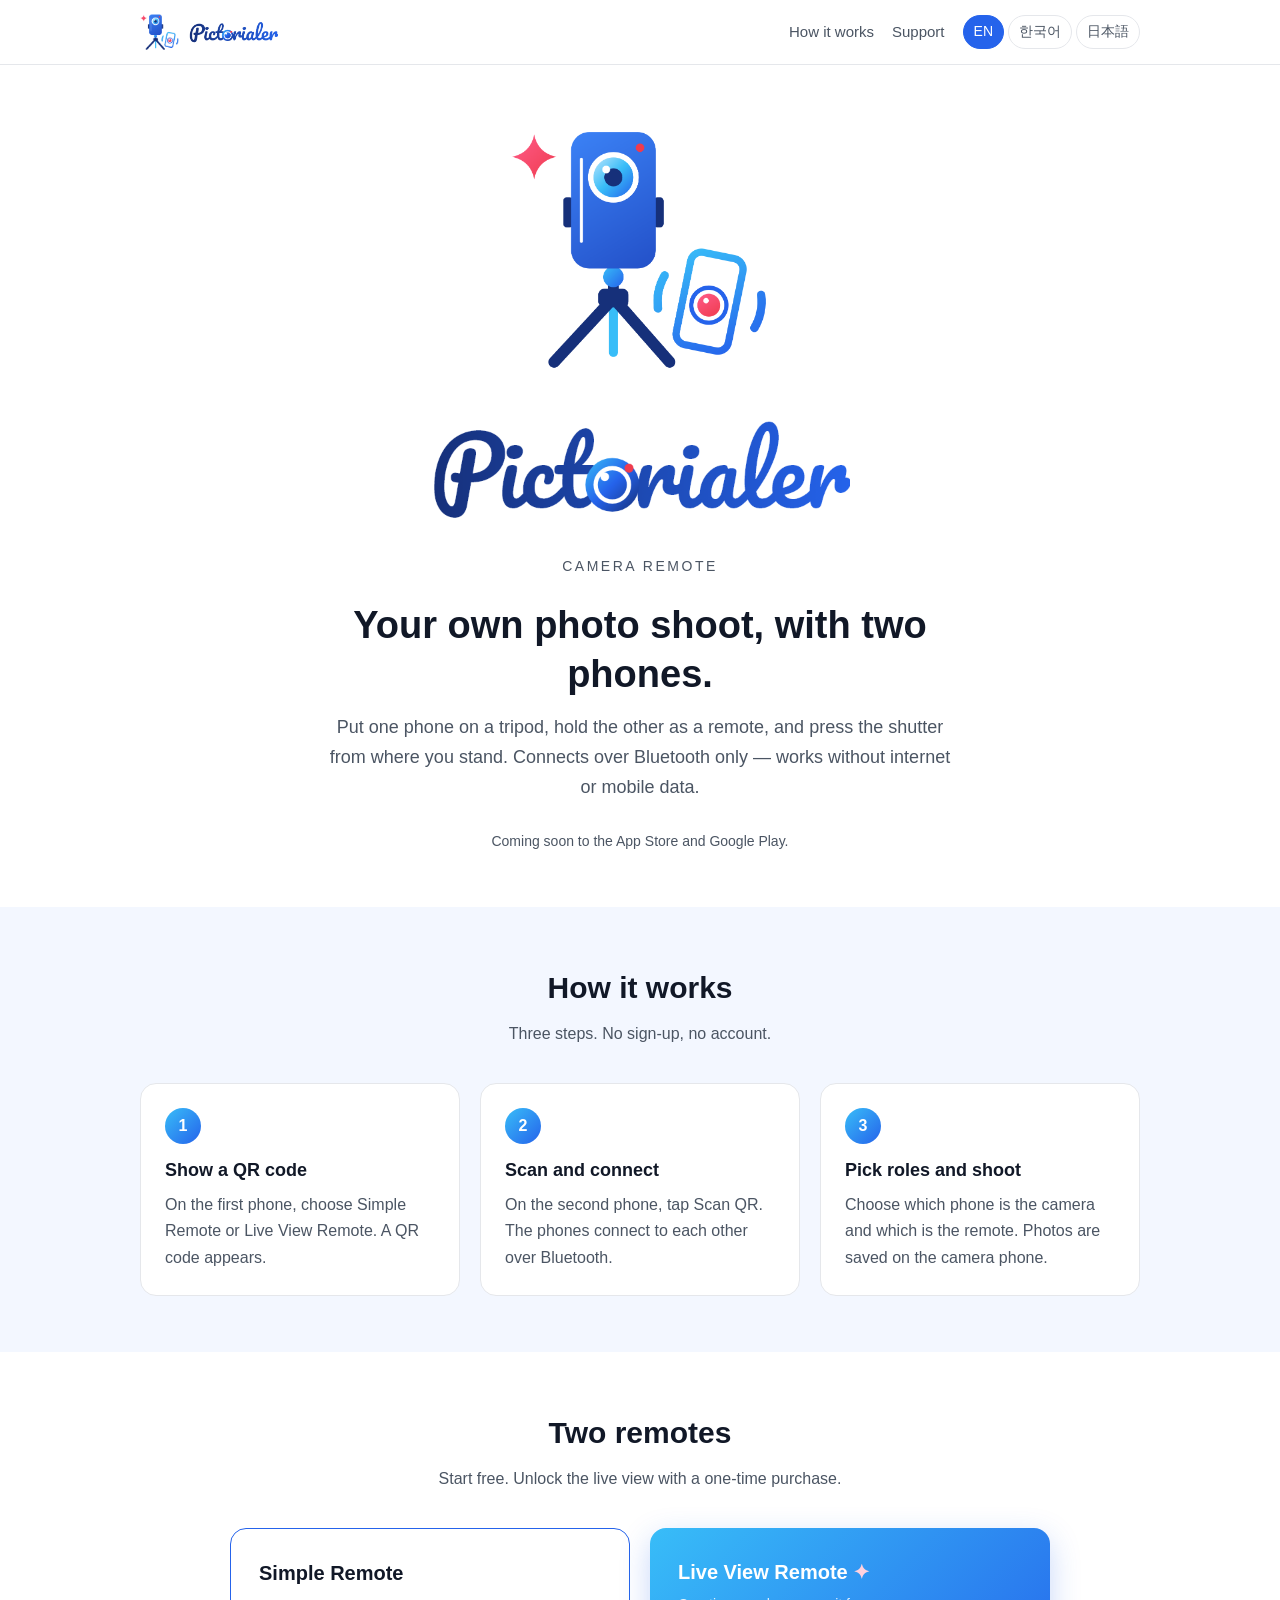
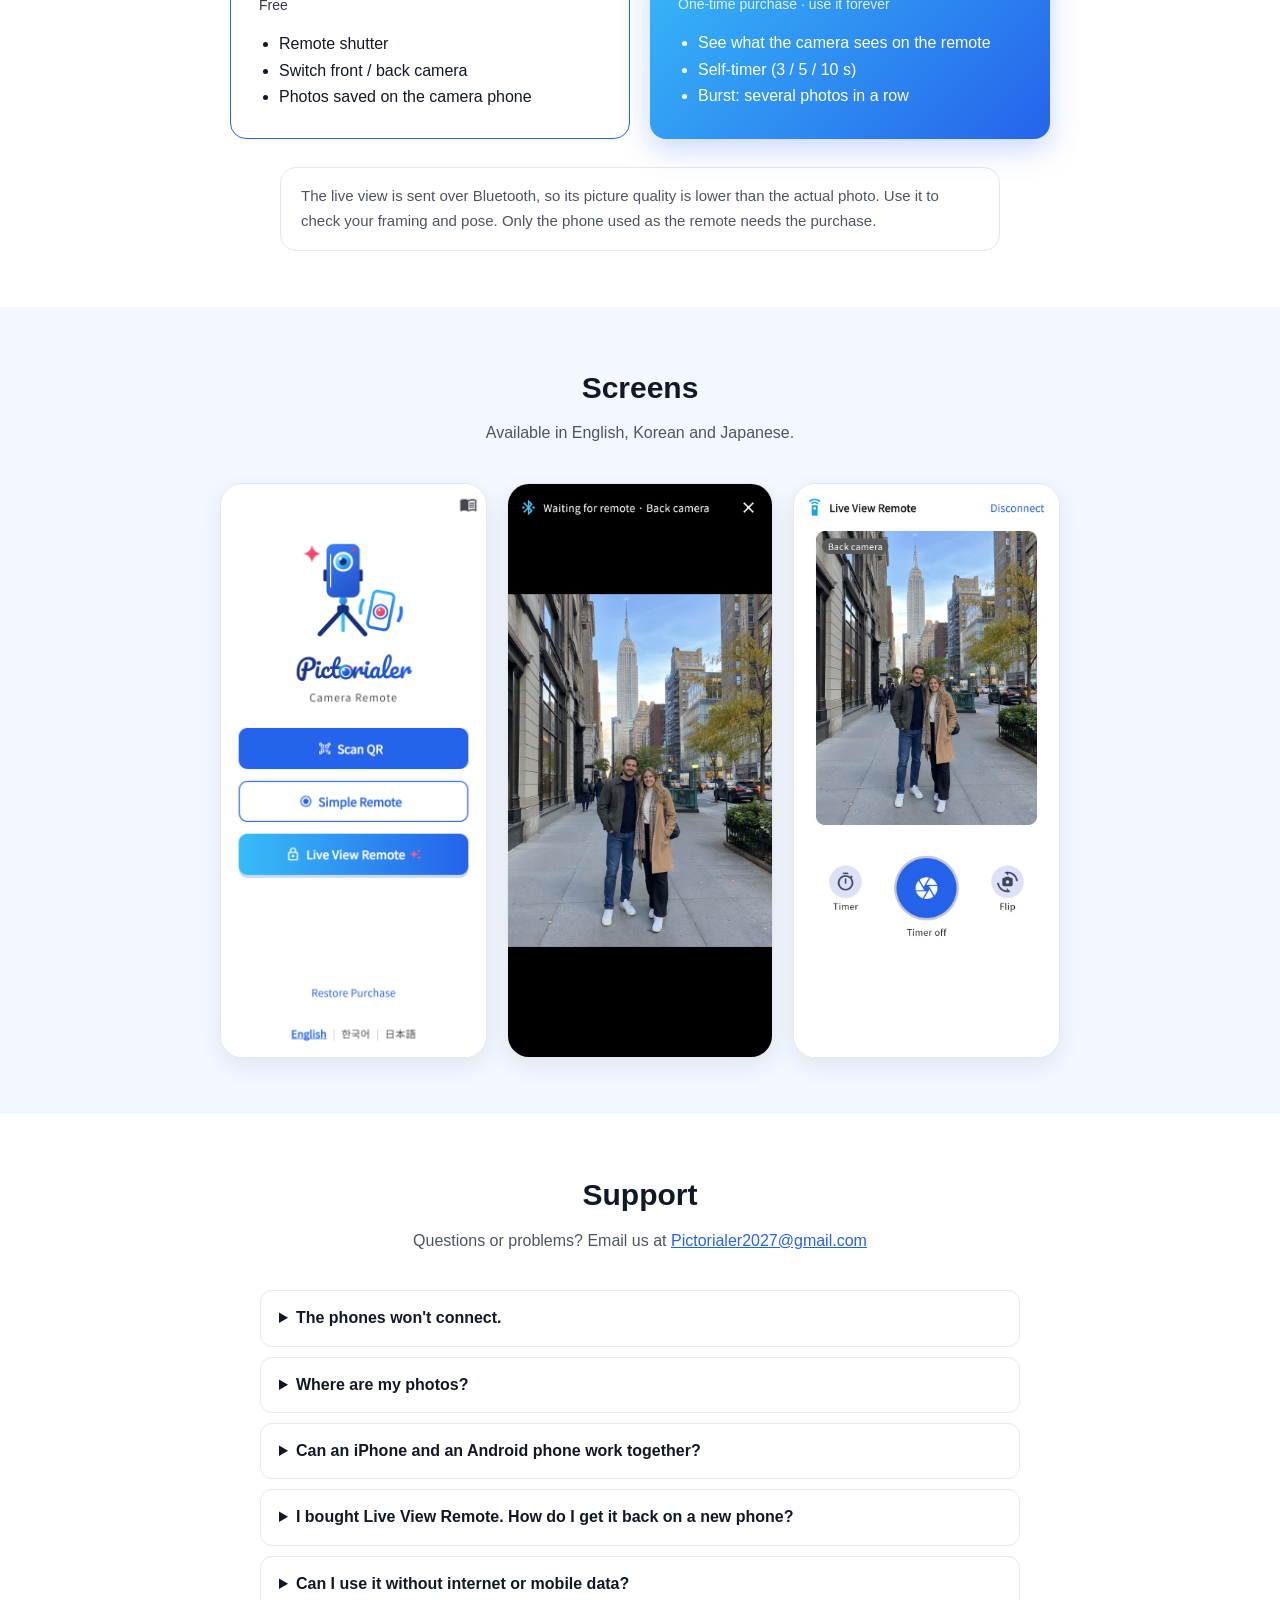
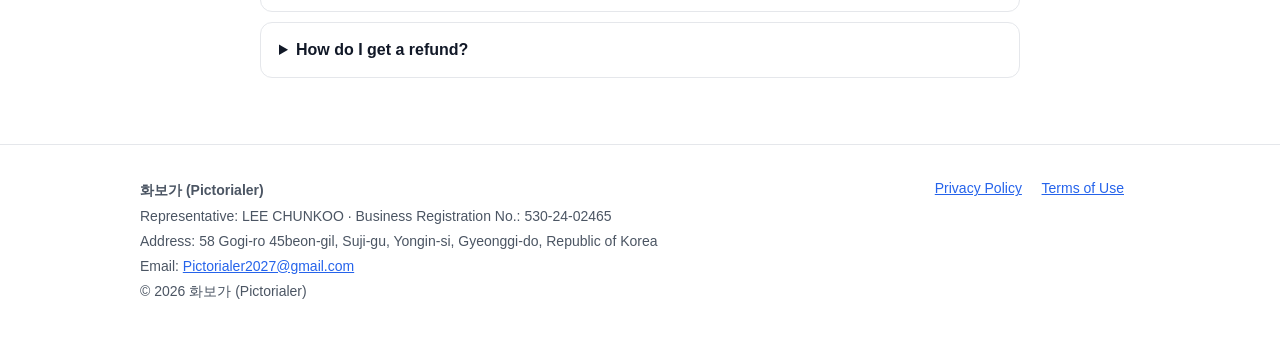
<file: index.html>
<!doctype html>
<html lang="en">
<head>
  <meta charset="utf-8">
  <meta name="viewport" content="width=device-width, initial-scale=1">
  <title>Pictorialer — Camera Remote</title>
  <meta name="description" content="Pictorialer turns a second phone into a Bluetooth camera remote. Take your own pictorial photos with a tripod — works without internet or mobile data.">
  <link rel="icon" href="assets/img/icon.png">
  <link rel="stylesheet" href="assets/style.css">
  <script src="assets/site.js"></script>
</head>
<body>

<header class="top">
  <div class="wrap">
    <a class="brand" href="./">
      <img class="icon" src="assets/img/art.png" alt="">
      <img class="word" src="assets/img/wordmark.png" alt="Pictorialer">
    </a>
    <nav class="links">
      <a class="hide-sm" href="#how"><span data-l="en">How it works</span><span data-l="ko">사용 방법</span><span data-l="ja">使い方</span></a>
      <a class="hide-sm" href="#support"><span data-l="en">Support</span><span data-l="ko">고객 지원</span><span data-l="ja">サポート</span></a>
      <div class="lang" role="group" aria-label="Language">
        <button type="button" data-set="en">EN</button>
        <button type="button" data-set="ko">한국어</button>
        <button type="button" data-set="ja">日本語</button>
      </div>
    </nav>
  </div>
</header>

<main>
  <!-- 첫 화면 -->
  <div class="hero wrap">
    <img class="art" src="assets/img/art.png" alt="">
    <img class="word" src="assets/img/wordmark.png" alt="Pictorialer">
    <p class="tagline">Camera Remote</p>
    <h1>
      <span data-l="en">Your own photo shoot, with two phones.</span>
      <span data-l="ko">폰 두 대로 완성하는 나만의 화보 촬영</span>
      <span data-l="ja">スマホ2台で、自分だけのフォト撮影。</span>
    </h1>
    <p class="lead">
      <span data-l="en">Put one phone on a tripod, hold the other as a remote, and press the shutter from where you stand. Connects over Bluetooth only — works without internet or mobile data.</span>
      <span data-l="ko">한 대는 삼각대에, 한 대는 손에 들고 원하는 자리에서 셔터를 누르세요. 두 폰은 블루투스로만 연결되어, 인터넷이나 데이터 없이도 사용할 수 있습니다.</span>
      <span data-l="ja">1台を三脚に、もう1台をリモコンにして、好きな場所からシャッターを押すだけ。Bluetoothだけで接続するので、インターネットやモバイルデータがなくても使えます。</span>
    </p>
    <!-- 출시 후: Apple·Google 공식 배지 이미지와 스토어 링크로 교체 -->
    <p class="soon">
      <span data-l="en">Coming soon to the App Store and Google Play.</span>
      <span data-l="ko">App Store와 Google Play에 곧 출시됩니다.</span>
      <span data-l="ja">App StoreとGoogle Playで近日公開予定です。</span>
    </p>
  </div>

  <!-- 사용 방법 -->
  <section id="how" class="alt">
    <div class="wrap">
      <h2>
        <span data-l="en">How it works</span><span data-l="ko">사용 방법</span><span data-l="ja">使い方</span>
      </h2>
      <p class="sub">
        <span data-l="en">Three steps. No sign-up, no account.</span>
        <span data-l="ko">세 단계면 끝. 회원가입도, 계정도 필요 없습니다.</span>
        <span data-l="ja">3ステップだけ。会員登録もアカウントも不要です。</span>
      </p>
      <div class="grid3">
        <div class="card">
          <div class="num">1</div>
          <h3><span data-l="en">Show a QR code</span><span data-l="ko">QR 코드 띄우기</span><span data-l="ja">QRコードを表示</span></h3>
          <p>
            <span data-l="en">On the first phone, choose Simple Remote or Live View Remote. A QR code appears.</span>
            <span data-l="ko">첫 번째 폰에서 일반 리모컨 또는 라이브 리모컨을 누르면 QR 코드가 나타납니다.</span>
            <span data-l="ja">1台目でシンプルリモコンかライブリモコンを選ぶと、QRコードが表示されます。</span>
          </p>
        </div>
        <div class="card">
          <div class="num">2</div>
          <h3><span data-l="en">Scan and connect</span><span data-l="ko">스캔하고 연결</span><span data-l="ja">読み取って接続</span></h3>
          <p>
            <span data-l="en">On the second phone, tap Scan QR. The phones connect to each other over Bluetooth.</span>
            <span data-l="ko">두 번째 폰에서 QR 스캔을 누르면 두 폰이 블루투스로 연결됩니다.</span>
            <span data-l="ja">2台目で「QRを読み取る」をタップすると、Bluetoothで接続されます。</span>
          </p>
        </div>
        <div class="card">
          <div class="num">3</div>
          <h3><span data-l="en">Pick roles and shoot</span><span data-l="ko">역할 정하고 촬영</span><span data-l="ja">役割を決めて撮影</span></h3>
          <p>
            <span data-l="en">Choose which phone is the camera and which is the remote. Photos are saved on the camera phone.</span>
            <span data-l="ko">카메라 폰과 리모컨 폰을 정하고 촬영하세요. 사진은 카메라 폰에 저장됩니다.</span>
            <span data-l="ja">カメラ役とリモコン役を決めて撮影。写真はカメラ側のスマホに保存されます。</span>
          </p>
        </div>
      </div>
    </div>
  </section>

  <!-- 두 가지 리모컨 -->
  <section>
    <div class="wrap">
      <h2><span data-l="en">Two remotes</span><span data-l="ko">두 가지 리모컨</span><span data-l="ja">2つのリモコン</span></h2>
      <p class="sub">
        <span data-l="en">Start free. Unlock the live view with a one-time purchase.</span>
        <span data-l="ko">무료로 시작하고, 라이브 화면은 한 번 구매로 평생 사용하세요.</span>
        <span data-l="ja">無料で始めて、ライブ映像は一度の購入でずっと使えます。</span>
      </p>
      <div class="plans">
        <div class="plan">
          <h3><span data-l="en">Simple Remote</span><span data-l="ko">일반 리모컨</span><span data-l="ja">シンプルリモコン</span></h3>
          <div class="price"><span data-l="en">Free</span><span data-l="ko">무료</span><span data-l="ja">無料</span></div>
          <ul>
            <li><span data-l="en">Remote shutter</span><span data-l="ko">원격 셔터</span><span data-l="ja">リモートシャッター</span></li>
            <li><span data-l="en">Switch front / back camera</span><span data-l="ko">전면·후면 카메라 전환</span><span data-l="ja">前面・背面カメラの切り替え</span></li>
            <li><span data-l="en">Photos saved on the camera phone</span><span data-l="ko">사진은 카메라 폰에 저장</span><span data-l="ja">写真はカメラ側に保存</span></li>
          </ul>
        </div>
        <div class="plan pro">
          <h3><span data-l="en">Live View Remote</span><span data-l="ko">라이브 리모컨</span><span data-l="ja">ライブリモコン</span> <span class="spark">✦</span></h3>
          <div class="price"><span data-l="en">One-time purchase · use it forever</span><span data-l="ko">한 번 구매 · 평생 사용</span><span data-l="ja">買い切り · ずっと使える</span></div>
          <ul>
            <li><span data-l="en">See what the camera sees on the remote</span><span data-l="ko">리모컨에서 카메라 화면 보기</span><span data-l="ja">リモコンでカメラの映像を確認</span></li>
            <li><span data-l="en">Self-timer (3 / 5 / 10 s)</span><span data-l="ko">타이머 (3·5·10초)</span><span data-l="ja">セルフタイマー（3・5・10秒）</span></li>
            <li><span data-l="en">Burst: several photos in a row</span><span data-l="ko">연속 촬영</span><span data-l="ja">連続撮影</span></li>
          </ul>
        </div>
      </div>
      <p class="note">
        <span data-l="en">The live view is sent over Bluetooth, so its picture quality is lower than the actual photo. Use it to check your framing and pose. Only the phone used as the remote needs the purchase.</span>
        <span data-l="ko">라이브 화면은 블루투스로 보내기 때문에 실제 사진보다 화질이 낮습니다. 구도와 포즈를 확인하는 용도로 활용해 주세요. 구매는 리모컨으로 쓰는 폰에서만 하면 됩니다.</span>
        <span data-l="ja">ライブ映像はBluetoothで送られるため、実際の写真より画質は低くなります。構図やポーズの確認にご利用ください。購入はリモコンとして使うスマホだけで大丈夫です。</span>
      </p>
    </div>
  </section>

  <!-- 화면 -->
  <section class="alt">
    <div class="wrap">
      <h2><span data-l="en">Screens</span><span data-l="ko">앱 화면</span><span data-l="ja">アプリ画面</span></h2>
      <p class="sub">
        <span data-l="en">Available in English, Korean and Japanese.</span>
        <span data-l="ko">영어·한국어·일본어를 지원합니다.</span>
        <span data-l="ja">英語・韓国語・日本語に対応しています。</span>
      </p>
      <div class="shots" data-l="en">
        <img src="assets/img/en_01_home.png" alt="Home screen" loading="lazy">
        <img src="assets/img/en_14_camera_phone.jpg" alt="Camera phone" loading="lazy">
        <img src="assets/img/en_10_live_remote.jpg" alt="Live View Remote" loading="lazy">
      </div>
      <div class="shots" data-l="ko">
        <img src="assets/img/ko_01_home.png" alt="홈 화면" loading="lazy">
        <img src="assets/img/ko_14_camera_phone.jpg" alt="카메라 폰 화면" loading="lazy">
        <img src="assets/img/ko_10_live_remote.jpg" alt="라이브 리모컨" loading="lazy">
      </div>
      <div class="shots" data-l="ja">
        <img src="assets/img/ja_01_home.png" alt="ホーム画面" loading="lazy">
        <img src="assets/img/ja_14_camera_phone.jpg" alt="カメラ側の画面" loading="lazy">
        <img src="assets/img/ja_10_live_remote.jpg" alt="ライブリモコン" loading="lazy">
      </div>
    </div>
  </section>

  <!-- 고객 지원 -->
  <section id="support">
    <div class="wrap">
      <h2><span data-l="en">Support</span><span data-l="ko">고객 지원</span><span data-l="ja">サポート</span></h2>
      <p class="sub">
        <span data-l="en">Questions or problems? Email us at</span>
        <span data-l="ko">궁금한 점이나 문제가 있으면 이메일로 연락해 주세요:</span>
        <span data-l="ja">ご質問やお困りのことがあれば、メールでご連絡ください：</span>
        <a href="mailto:Pictorialer2027@gmail.com">Pictorialer2027@gmail.com</a>
      </p>
      <div class="faq">
        <details>
          <summary><span data-l="en">The phones won't connect.</span><span data-l="ko">두 폰이 연결되지 않아요.</span><span data-l="ja">2台が接続できません。</span></summary>
          <p>
            <span data-l="en">Turn on Bluetooth on both phones and allow the Bluetooth and camera permissions. Keep the phones close together while connecting. If it still fails, tap "New QR Code" and scan again.</span>
            <span data-l="ko">두 폰 모두 블루투스를 켜고, 블루투스·카메라 권한을 허용해 주세요. 연결하는 동안에는 두 폰을 가까이 두세요. 그래도 안 되면 "새 QR 코드"를 누르고 다시 스캔해 주세요.</span>
            <span data-l="ja">両方のスマホでBluetoothをオンにし、Bluetoothとカメラの許可を与えてください。接続中は2台を近づけてください。それでもだめな場合は「新しいQRコード」をタップして読み取り直してください。</span>
          </p>
        </details>
        <details>
          <summary><span data-l="en">Where are my photos?</span><span data-l="ko">사진은 어디에 저장되나요?</span><span data-l="ja">写真はどこに保存されますか？</span></summary>
          <p>
            <span data-l="en">Photos are saved in the Photos / Gallery app of the phone used as the camera. Nothing is uploaded anywhere.</span>
            <span data-l="ko">카메라 역할을 한 폰의 사진(갤러리) 앱에 저장됩니다. 어디에도 업로드되지 않습니다.</span>
            <span data-l="ja">カメラ役のスマホの写真（ギャラリー）アプリに保存されます。どこにもアップロードされません。</span>
          </p>
        </details>
        <details>
          <summary><span data-l="en">Can an iPhone and an Android phone work together?</span><span data-l="ko">아이폰과 안드로이드 폰끼리도 되나요?</span><span data-l="ja">iPhoneとAndroidの組み合わせでも使えますか？</span></summary>
          <p>
            <span data-l="en">Yes. Any combination of iPhone and Android works.</span>
            <span data-l="ko">네. 아이폰과 안드로이드를 어떻게 조합해도 사용할 수 있습니다.</span>
            <span data-l="ja">はい。iPhoneとAndroidのどの組み合わせでも使えます。</span>
          </p>
        </details>
        <details>
          <summary><span data-l="en">I bought Live View Remote. How do I get it back on a new phone?</span><span data-l="ko">라이브 리모컨을 샀는데, 새 폰에서 다시 쓰려면요?</span><span data-l="ja">ライブリモコンを購入しました。新しいスマホで使うには？</span></summary>
          <p>
            <span data-l="en">Sign in to the new phone with the same Apple ID or Google account you used to buy it and install the app. When the phone is online, Live View Remote unlocks automatically when you open the app. If it doesn't, tap "Restore Purchase" on the home screen. You won't be charged again. Purchases can't move between iPhone and Android.</span>
            <span data-l="ko">구매할 때 쓴 Apple ID 또는 Google 계정으로 새 폰에 로그인하고 앱을 설치하세요. 폰이 인터넷에 연결되어 있으면 앱을 열 때 라이브 리모컨이 자동으로 열립니다. 열리지 않으면 홈 화면의 "구매 복원"을 누르세요. 다시 결제되지 않습니다. 아이폰과 안드로이드 사이에는 구매가 옮겨지지 않습니다.</span>
            <span data-l="ja">購入時と同じApple IDまたはGoogleアカウントで新しいスマホにサインインし、アプリをインストールしてください。スマホがインターネットに接続されていれば、アプリを開いたときにライブリモコンが自動で使えるようになります。使えない場合は、ホーム画面の「購入を復元」をタップしてください。再度課金されることはありません。iPhoneとAndroidの間で購入を移すことはできません。</span>
          </p>
        </details>
        <details>
          <summary><span data-l="en">Can I use it without internet or mobile data?</span><span data-l="ko">인터넷이나 데이터 없이도 쓸 수 있나요?</span><span data-l="ja">インターネットやモバイルデータなしでも使えますか？</span></summary>
          <p>
            <span data-l="en">Yes. The two phones connect to each other over Bluetooth, and taking photos and the live view work without internet or mobile data. You only need an internet connection to buy Live View Remote or to restore the purchase. Once bought, it keeps working offline.</span>
            <span data-l="ko">네. 두 폰은 블루투스로 직접 연결되어, 촬영과 라이브 화면은 인터넷이나 데이터 없이 동작합니다. 라이브 리모컨을 구매하거나 구매를 복원할 때만 인터넷 연결이 필요하며, 한 번 구매하면 인터넷 없이도 계속 사용할 수 있습니다.</span>
            <span data-l="ja">はい。2台のスマホはBluetoothで直接つながり、撮影とライブ映像はインターネットやモバイルデータなしで動作します。インターネット接続が必要なのは、ライブリモコンの購入時と購入の復元時だけです。一度購入すれば、オフラインでも引き続き使えます。</span>
          </p>
        </details>
        <details>
          <summary><span data-l="en">How do I get a refund?</span><span data-l="ko">환불은 어떻게 하나요?</span><span data-l="ja">返金はどうすればいいですか？</span></summary>
          <p>
            <span data-l="en">Live View Remote is digital content, so once you start using it after buying, refunds are limited. If it does not work properly, you can request a refund whether or not you have used it. iPhone: request one at reportaproblem.apple.com (Apple decides). Android: request one in Google Play within 48 hours of purchase. If a purchase is refunded, Live View Remote is locked again.</span>
            <span data-l="ko">라이브 리모컨은 디지털 콘텐츠라, 구매 후 사용을 시작하면 환불이 제한됩니다. 제대로 작동하지 않으면 사용 여부와 관계없이 환불을 요청할 수 있습니다. iPhone: reportaproblem.apple.com에서 요청하세요(Apple이 결정). Android: 구매 후 48시간 이내에 Google Play에서 요청하세요. 환불되면 라이브 리모컨은 다시 잠깁니다.</span>
            <span data-l="ja">ライブリモコンはデジタルコンテンツのため、購入後に使用を開始すると返金は制限されます。正しく動作しない場合は、使用の有無にかかわらず返金を申請できます。iPhone：reportaproblem.apple.com から申請してください（Appleが判断します）。Android：購入後48時間以内にGoogle Playから申請してください。返金されると、ライブリモコンは再びロックされます。</span>
          </p>
        </details>
      </div>
    </div>
  </section>
</main>

<footer>
  <div class="wrap row">
    <div class="biz">
      <p><strong>화보가 (Pictorialer)</strong></p>
      <p><span data-l="en">Representative</span><span data-l="ko">대표</span><span data-l="ja">代表</span>: LEE CHUNKOO ·
         <span data-l="en">Business Registration No.</span><span data-l="ko">사업자등록번호</span><span data-l="ja">事業者登録番号</span>: 530-24-02465</p>
      <p><span data-l="en">Address</span><span data-l="ko">주소</span><span data-l="ja">住所</span>: 58 Gogi-ro 45beon-gil, Suji-gu, Yongin-si, Gyeonggi-do, Republic of Korea</p>
      <p><span data-l="en">Email</span><span data-l="ko">이메일</span><span data-l="ja">メール</span>: <a href="mailto:Pictorialer2027@gmail.com">Pictorialer2027@gmail.com</a></p>
      <p>© 2026 화보가 (Pictorialer)</p>
    </div>
    <nav>
      <a href="privacy.html"><span data-l="en">Privacy Policy</span><span data-l="ko">개인정보 처리방침</span><span data-l="ja">プライバシーポリシー</span></a>
      <a href="terms.html"><span data-l="en">Terms of Use</span><span data-l="ko">이용약관</span><span data-l="ja">利用規約</span></a>
    </nav>
  </div>
</footer>

</body>
</html>
</file>
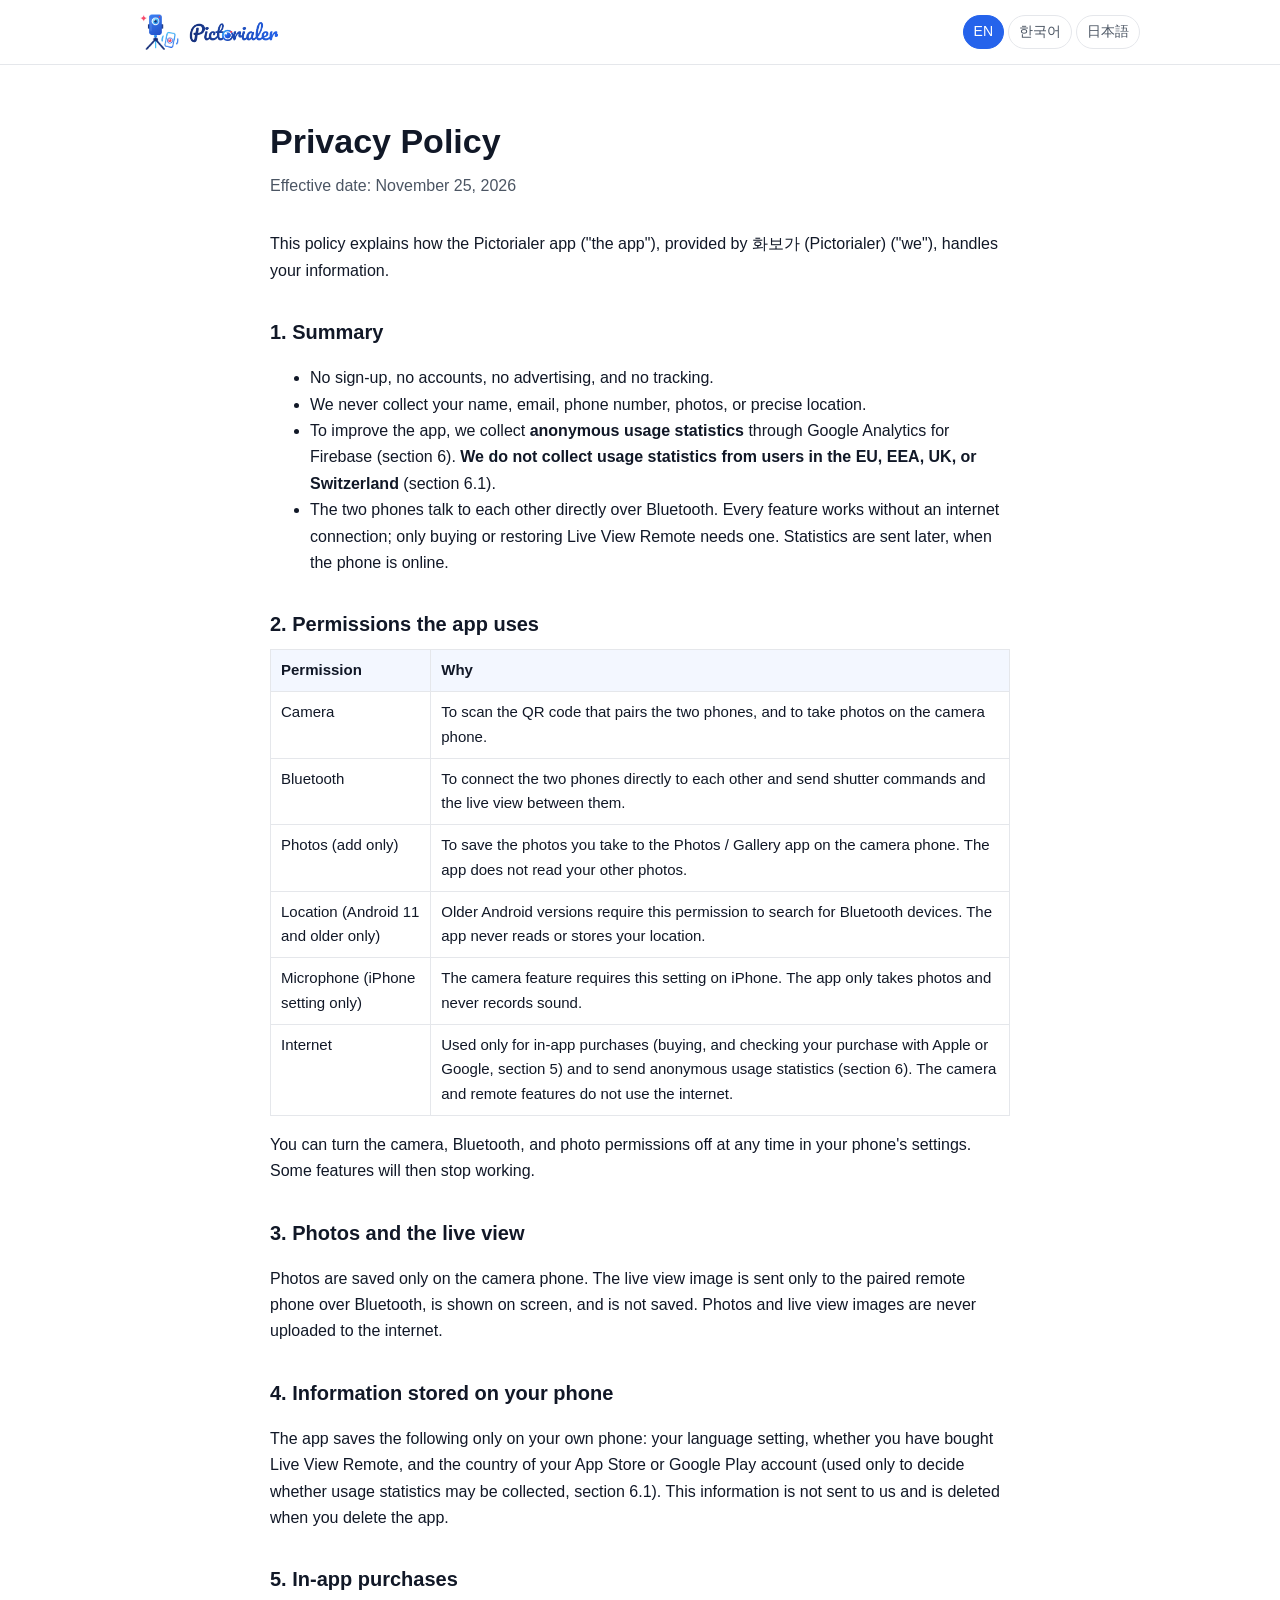
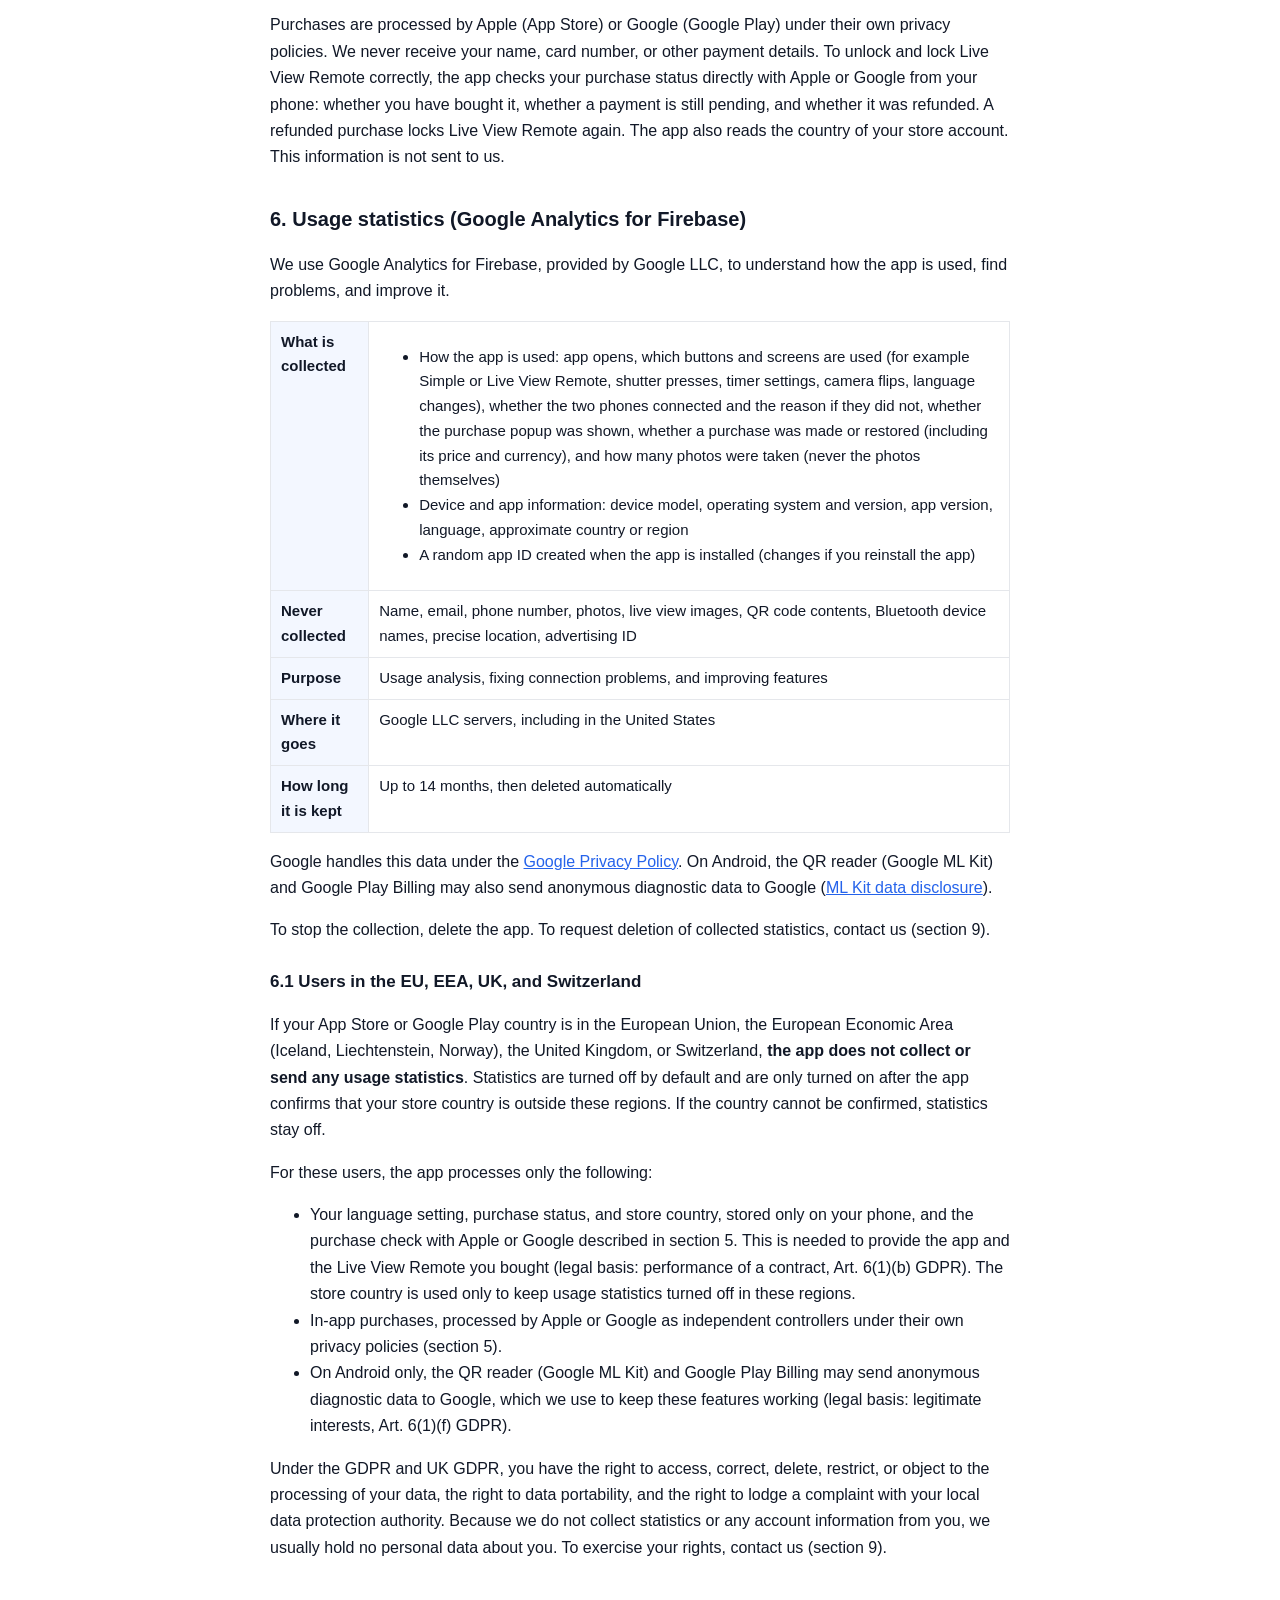
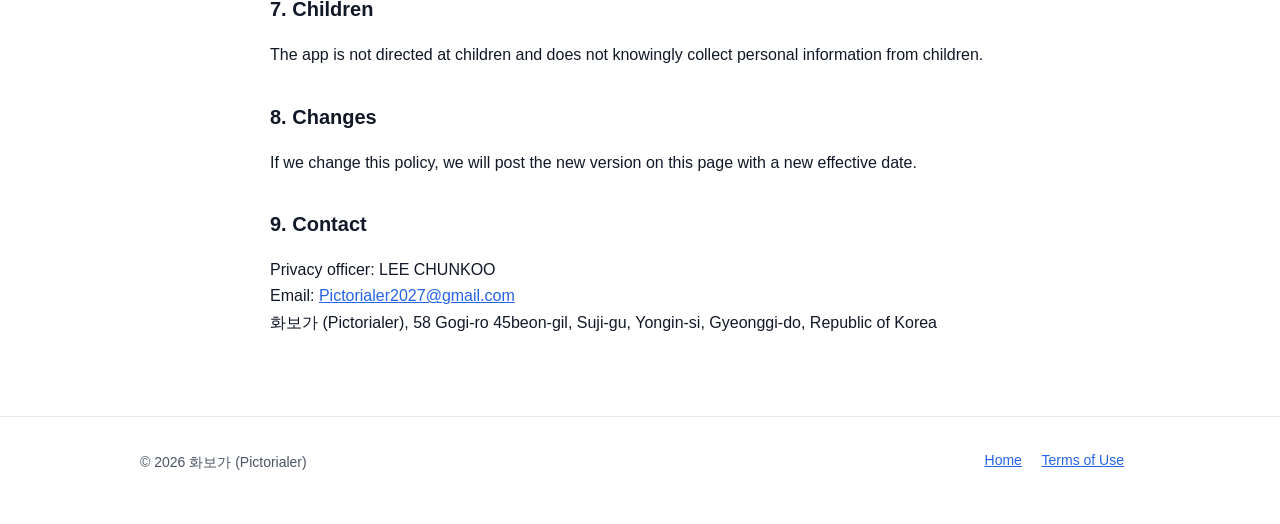
<file: privacy.html>
<!doctype html>
<html lang="en">
<head>
  <meta charset="utf-8">
  <meta name="viewport" content="width=device-width, initial-scale=1">
  <title>Privacy Policy — Pictorialer</title>
  <meta name="description" content="Pictorialer privacy policy. No sign-up, no ads, no tracking. Only anonymous usage statistics.">
  <link rel="icon" href="assets/img/icon.png">
  <link rel="stylesheet" href="assets/style.css">
  <script src="assets/site.js"></script>
</head>
<body>

<header class="top">
  <div class="wrap">
    <a class="brand" href="./">
      <img class="icon" src="assets/img/art.png" alt="">
      <img class="word" src="assets/img/wordmark.png" alt="Pictorialer">
    </a>
    <nav class="links">
      <div class="lang" role="group" aria-label="Language">
        <button type="button" data-set="en">EN</button>
        <button type="button" data-set="ko">한국어</button>
        <button type="button" data-set="ja">日本語</button>
      </div>
    </nav>
  </div>
</header>

<main class="doc">

<!-- ═════════════ English ═════════════ -->
<div data-l="en">
  <h1>Privacy Policy</h1>
  <p class="date">Effective date: November 25, 2026</p>

  <p>This policy explains how the Pictorialer app ("the app"), provided by 화보가 (Pictorialer) ("we"), handles your information.</p>

  <h2>1. Summary</h2>
  <ul>
    <li>No sign-up, no accounts, no advertising, and no tracking.</li>
    <li>We never collect your name, email, phone number, photos, or precise location.</li>
    <li>To improve the app, we collect <strong>anonymous usage statistics</strong> through Google Analytics for Firebase (section 6). <strong>We do not collect usage statistics from users in the EU, EEA, UK, or Switzerland</strong> (section 6.1).</li>
    <li>The two phones talk to each other directly over Bluetooth. Every feature works without an internet connection; only buying or restoring Live View Remote needs one. Statistics are sent later, when the phone is online.</li>
  </ul>

  <h2>2. Permissions the app uses</h2>
  <table>
    <tr><th>Permission</th><th>Why</th></tr>
    <tr><td>Camera</td><td>To scan the QR code that pairs the two phones, and to take photos on the camera phone.</td></tr>
    <tr><td>Bluetooth</td><td>To connect the two phones directly to each other and send shutter commands and the live view between them.</td></tr>
    <tr><td>Photos (add only)</td><td>To save the photos you take to the Photos / Gallery app on the camera phone. The app does not read your other photos.</td></tr>
    <tr><td>Location (Android 11 and older only)</td><td>Older Android versions require this permission to search for Bluetooth devices. The app never reads or stores your location.</td></tr>
    <tr><td>Microphone (iPhone setting only)</td><td>The camera feature requires this setting on iPhone. The app only takes photos and never records sound.</td></tr>
    <tr><td>Internet</td><td>Used only for in-app purchases (buying, and checking your purchase with Apple or Google, section 5) and to send anonymous usage statistics (section 6). The camera and remote features do not use the internet.</td></tr>
  </table>
  <p>You can turn the camera, Bluetooth, and photo permissions off at any time in your phone's settings. Some features will then stop working.</p>

  <h2>3. Photos and the live view</h2>
  <p>Photos are saved only on the camera phone. The live view image is sent only to the paired remote phone over Bluetooth, is shown on screen, and is not saved. Photos and live view images are never uploaded to the internet.</p>

  <h2>4. Information stored on your phone</h2>
  <p>The app saves the following only on your own phone: your language setting, whether you have bought Live View Remote, and the country of your App Store or Google Play account (used only to decide whether usage statistics may be collected, section 6.1). This information is not sent to us and is deleted when you delete the app.</p>

  <h2>5. In-app purchases</h2>
  <p>Purchases are processed by Apple (App Store) or Google (Google Play) under their own privacy policies. We never receive your name, card number, or other payment details. To unlock and lock Live View Remote correctly, the app checks your purchase status directly with Apple or Google from your phone: whether you have bought it, whether a payment is still pending, and whether it was refunded. A refunded purchase locks Live View Remote again. The app also reads the country of your store account. This information is not sent to us.</p>

  <h2>6. Usage statistics (Google Analytics for Firebase)</h2>
  <p>We use Google Analytics for Firebase, provided by Google LLC, to understand how the app is used, find problems, and improve it.</p>
  <table>
    <tr><th>What is collected</th><td>
      <ul>
        <li>How the app is used: app opens, which buttons and screens are used (for example Simple or Live View Remote, shutter presses, timer settings, camera flips, language changes), whether the two phones connected and the reason if they did not, whether the purchase popup was shown, whether a purchase was made or restored (including its price and currency), and how many photos were taken (never the photos themselves)</li>
        <li>Device and app information: device model, operating system and version, app version, language, approximate country or region</li>
        <li>A random app ID created when the app is installed (changes if you reinstall the app)</li>
      </ul>
    </td></tr>
    <tr><th>Never collected</th><td>Name, email, phone number, photos, live view images, QR code contents, Bluetooth device names, precise location, advertising ID</td></tr>
    <tr><th>Purpose</th><td>Usage analysis, fixing connection problems, and improving features</td></tr>
    <tr><th>Where it goes</th><td>Google LLC servers, including in the United States</td></tr>
    <tr><th>How long it is kept</th><td>Up to 14 months, then deleted automatically</td></tr>
  </table>
  <p>Google handles this data under the <a href="https://policies.google.com/privacy">Google Privacy Policy</a>. On Android, the QR reader (Google ML Kit) and Google Play Billing may also send anonymous diagnostic data to Google (<a href="https://developers.google.com/ml-kit/android-data-disclosure">ML Kit data disclosure</a>).</p>
  <p>To stop the collection, delete the app. To request deletion of collected statistics, contact us (section 9).</p>

  <h3>6.1 Users in the EU, EEA, UK, and Switzerland</h3>
  <p>If your App Store or Google Play country is in the European Union, the European Economic Area (Iceland, Liechtenstein, Norway), the United Kingdom, or Switzerland, <strong>the app does not collect or send any usage statistics</strong>. Statistics are turned off by default and are only turned on after the app confirms that your store country is outside these regions. If the country cannot be confirmed, statistics stay off.</p>
  <p>For these users, the app processes only the following:</p>
  <ul>
    <li>Your language setting, purchase status, and store country, stored only on your phone, and the purchase check with Apple or Google described in section 5. This is needed to provide the app and the Live View Remote you bought (legal basis: performance of a contract, Art. 6(1)(b) GDPR). The store country is used only to keep usage statistics turned off in these regions.</li>
    <li>In-app purchases, processed by Apple or Google as independent controllers under their own privacy policies (section 5).</li>
    <li>On Android only, the QR reader (Google ML Kit) and Google Play Billing may send anonymous diagnostic data to Google, which we use to keep these features working (legal basis: legitimate interests, Art. 6(1)(f) GDPR).</li>
  </ul>
  <p>Under the GDPR and UK GDPR, you have the right to access, correct, delete, restrict, or object to the processing of your data, the right to data portability, and the right to lodge a complaint with your local data protection authority. Because we do not collect statistics or any account information from you, we usually hold no personal data about you. To exercise your rights, contact us (section 9).</p>

  <h2>7. Children</h2>
  <p>The app is not directed at children and does not knowingly collect personal information from children.</p>

  <h2>8. Changes</h2>
  <p>If we change this policy, we will post the new version on this page with a new effective date.</p>

  <h2>9. Contact</h2>
  <p>Privacy officer: LEE CHUNKOO<br>Email: <a href="mailto:Pictorialer2027@gmail.com">Pictorialer2027@gmail.com</a><br>화보가 (Pictorialer), 58 Gogi-ro 45beon-gil, Suji-gu, Yongin-si, Gyeonggi-do, Republic of Korea</p>
</div>

<!-- ═════════════ 한국어 ═════════════ -->
<div data-l="ko">
  <h1>개인정보 처리방침</h1>
  <p class="date">시행일: 2026년 11월 25일</p>

  <p>화보가 (Pictorialer)(이하 "회사")는 Pictorialer 앱(이하 "앱")을 이용하는 분의 개인정보를 소중히 다루며, 「개인정보 보호법」 등 관련 법령을 지킵니다.</p>

  <h2>1. 요약</h2>
  <ul>
    <li>회원가입, 계정, 광고, 추적 기능이 없습니다.</li>
    <li>이름, 이메일, 전화번호, 사진, 정확한 위치는 수집하지 않습니다.</li>
    <li>앱 개선을 위해 Google 애널리틱스(Firebase)로 <strong>익명 사용 통계</strong>를 수집합니다 (2항, 7항). <strong>유럽연합(EU)·유럽경제지역(EEA)·영국·스위스 이용자의 사용 통계는 수집하지 않습니다</strong> (9-1항).</li>
    <li>두 폰은 블루투스로 직접 연결되고, 라이브 리모컨의 구매와 구매 복원을 제외한 모든 기능은 인터넷 없이 동작합니다. 통계는 폰이 인터넷에 연결될 때 전송됩니다.</li>
  </ul>

  <h2>2. 수집하는 정보와 목적</h2>
  <table>
    <tr><th>수집 항목</th><td>
      <ul>
        <li>앱 이용 기록: 앱 실행, 사용한 버튼과 화면(일반·라이브 리모컨, 셔터, 타이머 설정, 카메라 전환, 언어 변경 등), 두 폰의 연결 성공 여부와 실패 원인, 결제 안내 표시, 구매·구매 복원 여부(구매 가격과 통화 포함), 촬영한 사진 수(사진 자체는 아님)</li>
        <li>기기·앱 정보: 기기 모델, 운영체제와 버전, 앱 버전, 언어, 대략적인 국가·지역</li>
        <li>앱 설치 시 만들어지는 임의의 앱 식별값 (앱을 다시 설치하면 바뀜)</li>
      </ul>
    </td></tr>
    <tr><th>수집하지 않는 정보</th><td>이름, 이메일, 전화번호, 사진, 라이브 화면, QR 코드 내용, 블루투스 기기 이름, 정확한 위치, 광고 식별자</td></tr>
    <tr><th>수집 방법</th><td>앱 사용 중 자동 수집 (Google 애널리틱스 for Firebase)</td></tr>
    <tr><th>목적</th><td>이용 현황 분석, 연결 오류 해결, 기능 개선</td></tr>
  </table>

  <h2>3. 앱이 사용하는 권한</h2>
  <table>
    <tr><th>권한</th><th>사용 목적</th></tr>
    <tr><td>카메라</td><td>두 폰을 연결하는 QR 코드 스캔, 카메라 폰의 사진 촬영</td></tr>
    <tr><td>블루투스</td><td>두 폰을 직접 연결하고 셔터 명령과 라이브 화면을 주고받기</td></tr>
    <tr><td>사진 (추가만)</td><td>찍은 사진을 카메라 폰의 사진(갤러리) 앱에 저장. 다른 사진은 읽지 않음</td></tr>
    <tr><td>위치 (Android 11 이하만)</td><td>구형 Android에서 블루투스 기기 검색에 필요한 권한. 위치 정보는 읽거나 저장하지 않음</td></tr>
    <tr><td>마이크 (iPhone 설정만)</td><td>iPhone 카메라 기능에 필요한 설정. 앱은 사진만 찍고 소리는 녹음하지 않음</td></tr>
    <tr><td>인터넷</td><td>인앱 결제(구매, Apple·Google에 구매 상태 확인, 6항)와 익명 사용 통계 전송에만 사용. 촬영·리모컨 기능은 인터넷을 쓰지 않음</td></tr>
  </table>
  <p>카메라·블루투스·사진 권한은 폰 설정에서 언제든지 끌 수 있으며, 이 경우 일부 기능을 사용할 수 없습니다.</p>

  <h2>4. 사진과 라이브 화면</h2>
  <p>사진은 카메라 폰에만 저장됩니다. 라이브 화면은 연결된 리모컨 폰에 블루투스로만 전송되어 화면에 보여질 뿐 저장되지 않습니다. 사진과 라이브 화면은 인터넷으로 전송되지 않습니다.</p>

  <h2>5. 폰에 저장되는 정보</h2>
  <p>앱은 언어 설정, 라이브 리모컨 구매 여부, App Store 또는 Google Play 계정의 국가(사용 통계 수집 여부 판단에만 사용, 9-1항)를 사용자의 폰 안에만 저장합니다. 이 정보는 회사로 전송되지 않으며, 앱을 삭제하면 함께 삭제됩니다.</p>

  <h2>6. 인앱 결제</h2>
  <p>결제는 Apple(App Store) 또는 Google(Google Play)이 각자의 개인정보 처리방침에 따라 처리합니다. 회사는 이름, 카드 번호 등 결제 정보를 받지 않습니다. 앱은 라이브 리모컨을 올바르게 열고 잠그기 위해 폰에서 Apple 또는 Google에 구매 상태(구매 여부, 결제 대기 여부, 환불 여부)를 직접 확인하며, 환불된 구매는 라이브 리모컨이 다시 잠깁니다. 또한 스토어 계정의 국가를 확인합니다. 이 정보는 회사로 전송되지 않습니다.</p>

  <h2>7. 처리 위탁 및 국외 이전</h2>
  <p>회사는 사용 통계 분석을 아래와 같이 위탁하며, 이에 따라 정보가 국외로 이전됩니다.</p>
  <table>
    <tr><th>이전받는 자</th><td>Google LLC (연락처: <a href="https://support.google.com/policies">Google 개인정보 문의</a>)</td></tr>
    <tr><th>이전 국가</th><td>미국 등 Google 데이터센터 소재 국가</td></tr>
    <tr><th>이전 시기와 방법</th><td>앱 사용 중 인터넷 연결 시 수시로 네트워크를 통해 전송</td></tr>
    <tr><th>이전 항목</th><td>2항의 수집 항목</td></tr>
    <tr><th>이용 목적</th><td>앱 이용 통계 분석</td></tr>
    <tr><th>보유 기간</th><td>최대 14개월 후 자동 삭제</td></tr>
  </table>
  <p>국외 이전을 원하지 않으시면 앱을 삭제하여 수집을 중단할 수 있습니다. 이 경우 앱을 사용할 수 없습니다. Google은 이 정보를 <a href="https://policies.google.com/privacy">Google 개인정보처리방침</a>에 따라 처리합니다. Android에서는 QR 인식 부품(Google ML Kit)과 Google Play 결제 부품도 익명 진단 정보를 Google에 보낼 수 있습니다 (<a href="https://developers.google.com/ml-kit/android-data-disclosure">ML Kit 데이터 공개</a>). 회사는 이 밖에 정보를 제3자에게 제공하지 않습니다.</p>

  <h2>8. 보유 기간 및 파기</h2>
  <p>사용 통계는 Google 애널리틱스에 최대 14개월 보관된 뒤 자동으로 삭제됩니다. 폰에 저장된 설정 정보는 앱 삭제 시 즉시 삭제됩니다.</p>

  <h2>9. 이용자의 권리</h2>
  <p>이용자는 개인정보 열람·정정·삭제·처리정지를 요청할 수 있습니다. 앱을 삭제하면 통계 수집이 중단되며, 이미 수집된 통계의 삭제를 원하시면 아래 연락처로 요청해 주세요.</p>

  <h3>9-1. 유럽연합(EU)·유럽경제지역(EEA)·영국·스위스 이용자</h3>
  <p>App Store 또는 Google Play 계정의 국가가 유럽연합, 유럽경제지역(아이슬란드·리히텐슈타인·노르웨이), 영국, 스위스인 경우 <strong>앱은 사용 통계를 수집하거나 전송하지 않습니다</strong>. 사용 통계는 기본적으로 꺼져 있으며, 앱이 스토어 국가가 이 지역이 아님을 확인한 뒤에만 켜집니다. 국가를 확인할 수 없으면 꺼진 상태를 유지합니다.</p>
  <p>이 지역 이용자에 대해 앱은 다음만 처리합니다.</p>
  <ul>
    <li>폰에만 저장되는 언어 설정, 구매 여부, 스토어 국가와 6항의 Apple·Google 구매 상태 확인: 앱과 구매한 라이브 리모컨 제공에 필요 (근거: 계약 이행, GDPR 제6조 제1항 b호). 스토어 국가는 이 지역에서 사용 통계를 꺼 두는 데에만 사용</li>
    <li>인앱 결제: Apple 또는 Google이 독립적인 처리자로서 각자의 방침에 따라 처리 (6항)</li>
    <li>Android에서만, QR 인식 부품(Google ML Kit)과 Google Play 결제 부품이 Google에 보낼 수 있는 익명 진단 정보: 해당 기능의 정상 동작 유지 (근거: 정당한 이익, GDPR 제6조 제1항 f호)</li>
  </ul>
  <p>GDPR 및 영국 GDPR에 따라 이용자는 열람·정정·삭제·처리 제한·처리 반대·이동을 요청할 권리와, 거주 국가의 개인정보 감독기관에 민원을 제기할 권리가 있습니다. 회사는 이 지역 이용자의 통계나 계정 정보를 수집하지 않으므로 보통 보유한 개인정보가 없습니다. 권리 행사는 아래 연락처로 요청해 주세요.</p>

  <h2>10. 안전성 확보 조치</h2>
  <p>회사는 이름·연락처 등 개인을 식별할 수 있는 정보를 수집하지 않으며, 통계 정보는 Google의 보안 체계 안에서 처리됩니다. 통계 관리 화면은 회사 담당자 계정만 접근할 수 있습니다.</p>

  <h2>11. 아동의 개인정보</h2>
  <p>앱은 아동을 대상으로 하지 않으며, 만 14세 미만 아동의 개인정보를 알면서 수집하지 않습니다.</p>

  <h2>12. 처리방침의 변경</h2>
  <p>이 방침이 바뀌면 이 페이지에 새 시행일과 함께 알려 드립니다.</p>

  <h2>13. 개인정보 보호책임자</h2>
  <p>성명: LEE CHUNKOO<br>이메일: <a href="mailto:Pictorialer2027@gmail.com">Pictorialer2027@gmail.com</a><br>화보가 (Pictorialer), 58 Gogi-ro 45beon-gil, Suji-gu, Yongin-si, Gyeonggi-do, Republic of Korea</p>
</div>

<!-- ═════════════ 日本語 ═════════════ -->
<div data-l="ja">
  <h1>プライバシーポリシー</h1>
  <p class="date">施行日：2026年11月25日</p>

  <p>本ポリシーは、화보가 (Pictorialer)（以下「当社」）が提供するアプリ「Pictorialer」（以下「本アプリ」）における情報の取り扱いについて説明します。</p>

  <h2>1. 概要</h2>
  <ul>
    <li>会員登録、アカウント、広告、トラッキングはありません。</li>
    <li>氏名、メールアドレス、電話番号、写真、正確な位置情報は収集しません。</li>
    <li>アプリの改善のため、Google アナリティクス（Firebase）で<strong>匿名の利用統計</strong>を収集します（第6項）。<strong>EU・EEA・英国・スイスのユーザーの利用統計は収集しません</strong>（第6-1項）。</li>
    <li>2台のスマホはBluetoothで直接つながり、ライブリモコンの購入と購入の復元を除くすべての機能はインターネットなしで動作します。統計はスマホがインターネットに接続されたときに送信されます。</li>
  </ul>

  <h2>2. 本アプリが使用する権限</h2>
  <table>
    <tr><th>権限</th><th>目的</th></tr>
    <tr><td>カメラ</td><td>2台をつなぐQRコードの読み取り、カメラ側スマホでの写真撮影</td></tr>
    <tr><td>Bluetooth</td><td>2台を直接接続し、シャッター操作とライブ映像をやり取りするため</td></tr>
    <tr><td>写真（追加のみ）</td><td>撮影した写真をカメラ側スマホの写真（ギャラリー）アプリに保存するため。他の写真は読み取りません</td></tr>
    <tr><td>位置情報（Android 11以前のみ）</td><td>古いAndroidでBluetooth機器を探すために必要な権限です。位置情報を読み取ったり保存したりすることはありません</td></tr>
    <tr><td>マイク（iPhoneの設定のみ）</td><td>iPhoneのカメラ機能に必要な設定です。本アプリは写真のみを撮影し、音声は録音しません</td></tr>
    <tr><td>インターネット</td><td>アプリ内課金（購入、AppleまたはGoogleでの購入状況の確認、第5項）と匿名の利用統計の送信にのみ使用します。撮影・リモコン機能はインターネットを使いません</td></tr>
  </table>
  <p>カメラ・Bluetooth・写真の権限はスマホの設定からいつでもオフにできます。その場合、一部の機能が使えなくなります。</p>

  <h2>3. 写真とライブ映像</h2>
  <p>写真はカメラ側のスマホにのみ保存されます。ライブ映像は接続したリモコン側のスマホにBluetoothで送られて表示されるだけで、保存されません。写真とライブ映像がインターネットに送信されることはありません。</p>

  <h2>4. スマホに保存される情報</h2>
  <p>本アプリは、言語設定、ライブリモコンの購入状況、App StoreまたはGoogle Playアカウントの国・地域（利用統計を収集するかどうかの判断にのみ使用、第6-1項）をお使いのスマホ内にのみ保存します。これらの情報が当社に送信されることはなく、アプリを削除すると一緒に削除されます。</p>

  <h2>5. アプリ内課金</h2>
  <p>お支払いはApple（App Store）またはGoogle（Google Play）が各社のプライバシーポリシーに基づいて処理します。当社が氏名やカード番号などの決済情報を受け取ることはありません。本アプリはライブリモコンを正しく利用できるようにするため、スマホからAppleまたはGoogleに購入状況（購入の有無、支払いが保留中かどうか、返金の有無）を直接確認し、返金された場合はライブリモコンが再びロックされます。また、ストアアカウントの国・地域を確認します。これらの情報が当社に送信されることはありません。</p>

  <h2>6. 利用統計（Google アナリティクス for Firebase）</h2>
  <p>当社は、アプリの利用状況の把握、不具合の発見、改善のために、Google LLCが提供するGoogle アナリティクス for Firebaseを使用しています。</p>
  <table>
    <tr><th>収集する情報</th><td>
      <ul>
        <li>アプリの利用状況：アプリの起動、使用したボタンや画面（シンプル・ライブリモコン、シャッター、タイマー設定、カメラ切り替え、言語変更など）、2台の接続の成否とうまくいかなかった理由、購入案内の表示、購入・購入の復元の有無（購入の価格と通貨を含む）、撮影した写真の枚数（写真そのものは含みません）</li>
        <li>端末とアプリの情報：端末モデル、OSとバージョン、アプリのバージョン、言語、おおよその国・地域</li>
        <li>アプリのインストール時に作られるランダムなアプリID（再インストールすると変わります）</li>
      </ul>
    </td></tr>
    <tr><th>収集しない情報</th><td>氏名、メールアドレス、電話番号、写真、ライブ映像、QRコードの内容、Bluetooth機器の名前、正確な位置情報、広告ID</td></tr>
    <tr><th>目的</th><td>利用状況の分析、接続トラブルの解決、機能の改善</td></tr>
    <tr><th>送信先</th><td>Google LLCのサーバー（米国を含む）</td></tr>
    <tr><th>保存期間</th><td>最長14か月後に自動で削除</td></tr>
  </table>
  <p>Googleはこの情報を<a href="https://policies.google.com/privacy">Googleプライバシーポリシー</a>に基づいて取り扱います。Androidでは、QR読み取り部品（Google ML Kit）とGoogle Play 請求サービスも匿名の診断情報をGoogleに送信する場合があります（<a href="https://developers.google.com/ml-kit/android-data-disclosure">ML Kitのデータ開示</a>）。</p>
  <p>収集を止めるにはアプリを削除してください。収集済みの統計の削除をご希望の場合は、当社までご連絡ください（第9項）。</p>

  <h3>6-1. EU・EEA・英国・スイスのユーザー</h3>
  <p>App StoreまたはGoogle Playの国・地域が、欧州連合（EU）、欧州経済領域（アイスランド・リヒテンシュタイン・ノルウェー）、英国、スイスの場合、<strong>本アプリは利用統計を収集・送信しません</strong>。利用統計は初期状態でオフになっており、ストアの国・地域がこれらの地域でないことを確認した後にのみオンになります。国・地域を確認できない場合はオフのままです。</p>
  <p>これらの地域のユーザーについて、本アプリが取り扱うのは以下のみです。</p>
  <ul>
    <li>スマホ内にのみ保存される言語設定・購入状況・ストアの国・地域と、第5項のAppleまたはGoogleでの購入状況の確認：アプリと購入したライブリモコンの提供に必要（根拠：契約の履行、GDPR第6条第1項(b)）。ストアの国・地域は、これらの地域で利用統計をオフにしておくためにのみ使用</li>
    <li>アプリ内課金：AppleまたはGoogleが独立した管理者として各社のポリシーに基づいて処理（第5項）</li>
    <li>Androidのみ、QR読み取り部品（Google ML Kit）とGoogle Play 請求サービスがGoogleに送信する場合がある匿名の診断情報：これらの機能を正常に保つため（根拠：正当な利益、GDPR第6条第1項(f)）</li>
  </ul>
  <p>GDPRおよび英国GDPRに基づき、ユーザーはアクセス・訂正・削除・処理の制限・異議・データポータビリティの権利、およびお住まいの国のデータ保護当局に苦情を申し立てる権利を有します。当社はこれらの地域のユーザーの統計やアカウント情報を収集しないため、通常、個人データを保有していません。権利の行使は当社までご連絡ください（第9項）。</p>

  <h2>7. お子様の情報</h2>
  <p>本アプリはお子様を対象としておらず、お子様の個人情報を意図的に収集することはありません。</p>

  <h2>8. 変更</h2>
  <p>本ポリシーを変更する場合は、新しい施行日とともにこのページでお知らせします。</p>

  <h2>9. お問い合わせ</h2>
  <p>個人情報保護責任者：LEE CHUNKOO<br>メール：<a href="mailto:Pictorialer2027@gmail.com">Pictorialer2027@gmail.com</a><br>화보가 (Pictorialer)、58 Gogi-ro 45beon-gil, Suji-gu, Yongin-si, Gyeonggi-do, Republic of Korea</p>
</div>

</main>

<footer>
  <div class="wrap row">
    <div class="biz"><p>© 2026 화보가 (Pictorialer)</p></div>
    <nav>
      <a href="./"><span data-l="en">Home</span><span data-l="ko">홈</span><span data-l="ja">ホーム</span></a>
      <a href="terms.html"><span data-l="en">Terms of Use</span><span data-l="ko">이용약관</span><span data-l="ja">利用規約</span></a>
    </nav>
  </div>
</footer>

</body>
</html>
</file>
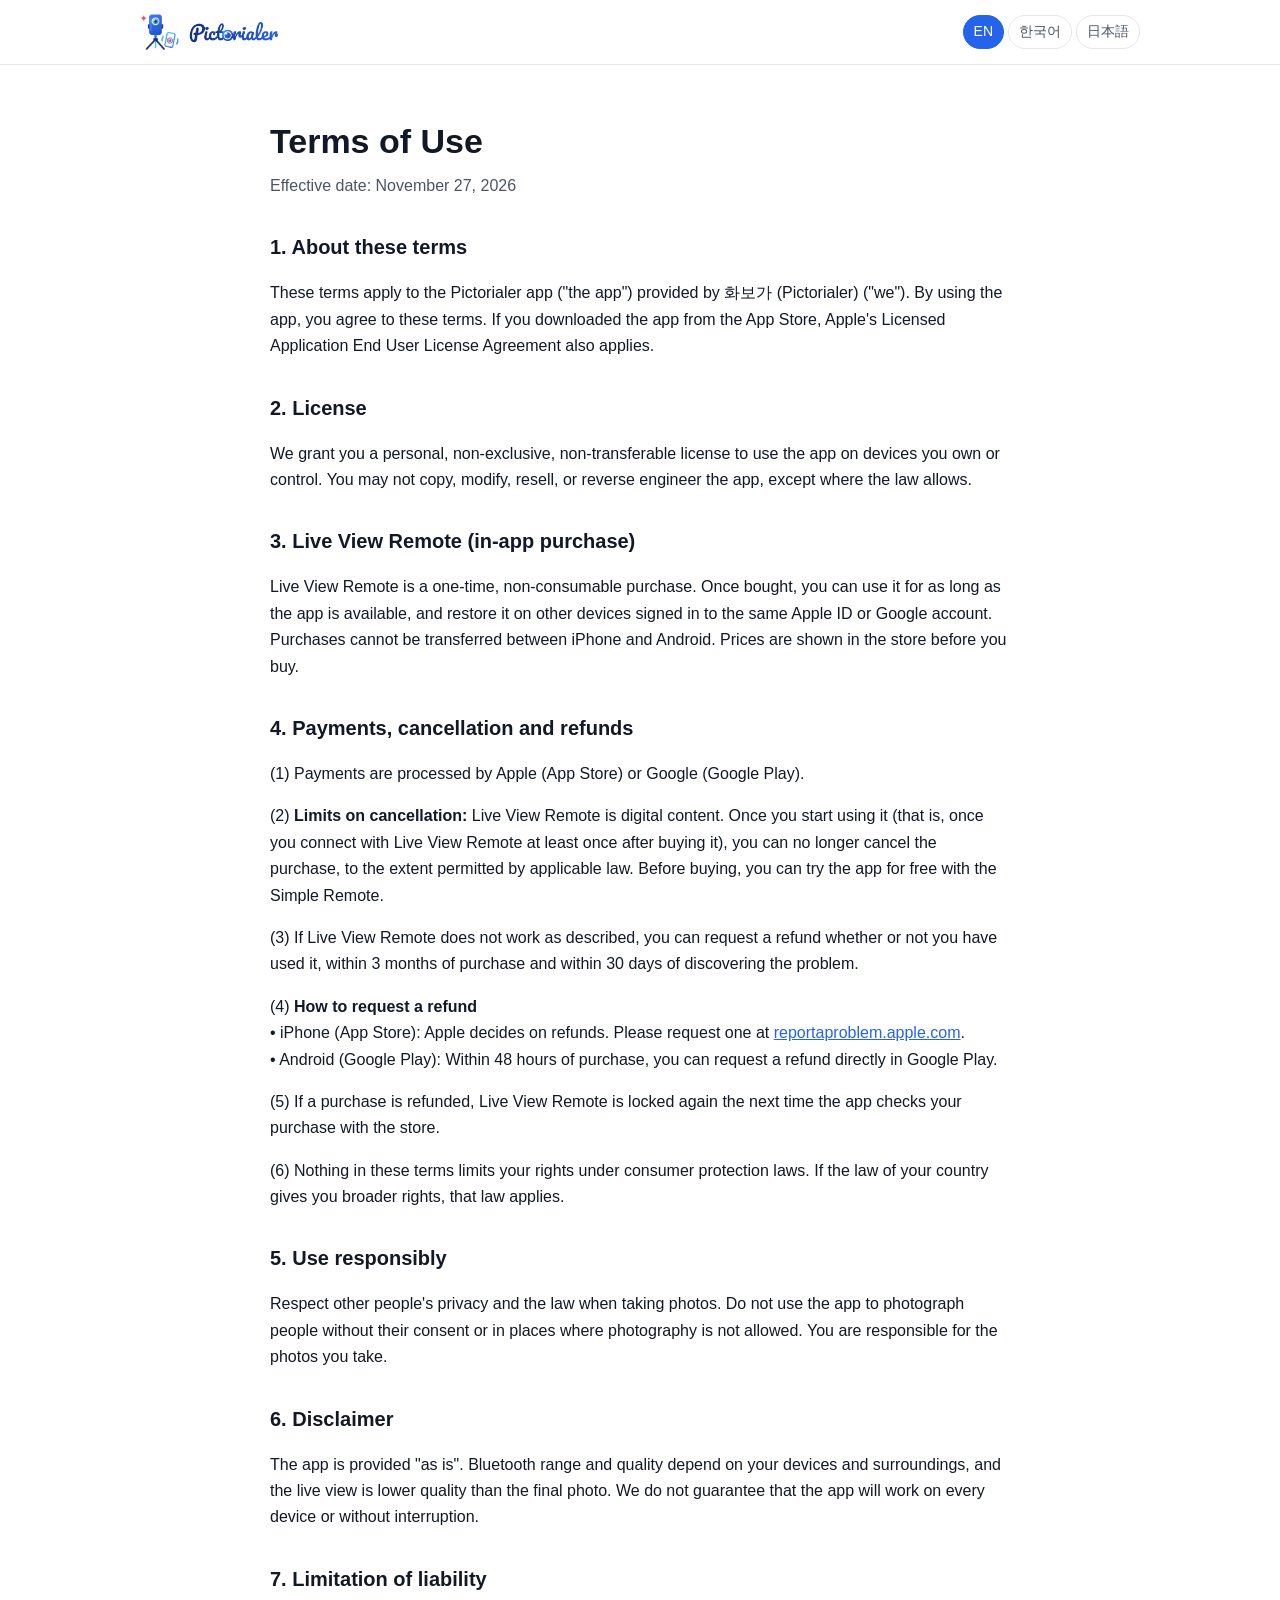
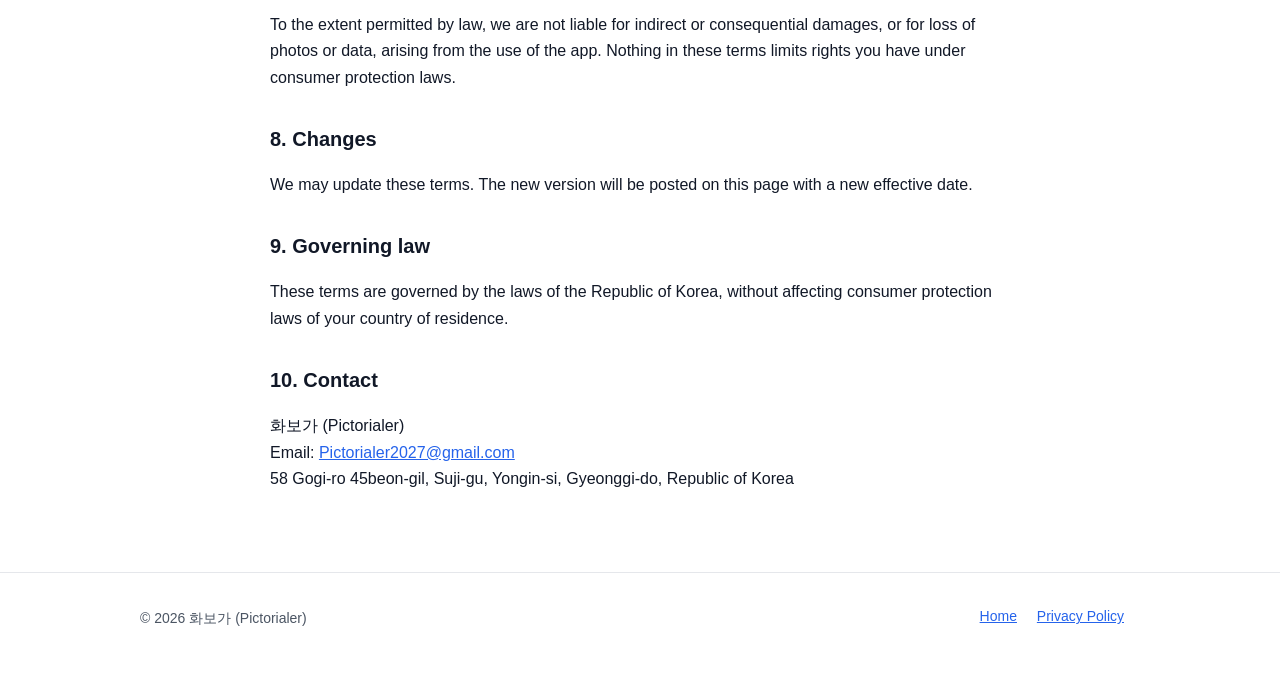
<file: terms.html>
<!doctype html>
<html lang="en">
<head>
  <meta charset="utf-8">
  <meta name="viewport" content="width=device-width, initial-scale=1">
  <title>Terms of Use — Pictorialer</title>
  <meta name="description" content="Pictorialer terms of use.">
  <link rel="icon" href="assets/img/icon.png">
  <link rel="stylesheet" href="assets/style.css">
  <script src="assets/site.js"></script>
</head>
<body>

<header class="top">
  <div class="wrap">
    <a class="brand" href="./">
      <img class="icon" src="assets/img/art.png" alt="">
      <img class="word" src="assets/img/wordmark.png" alt="Pictorialer">
    </a>
    <nav class="links">
      <div class="lang" role="group" aria-label="Language">
        <button type="button" data-set="en">EN</button>
        <button type="button" data-set="ko">한국어</button>
        <button type="button" data-set="ja">日本語</button>
      </div>
    </nav>
  </div>
</header>

<main class="doc">

<!-- ═════════════ English ═════════════ -->
<div data-l="en">
  <h1>Terms of Use</h1>
  <p class="date">Effective date: November 27, 2026</p>

  <h2>1. About these terms</h2>
  <p>These terms apply to the Pictorialer app ("the app") provided by 화보가 (Pictorialer) ("we"). By using the app, you agree to these terms. If you downloaded the app from the App Store, Apple's Licensed Application End User License Agreement also applies.</p>

  <h2>2. License</h2>
  <p>We grant you a personal, non-exclusive, non-transferable license to use the app on devices you own or control. You may not copy, modify, resell, or reverse engineer the app, except where the law allows.</p>

  <h2>3. Live View Remote (in-app purchase)</h2>
  <p>Live View Remote is a one-time, non-consumable purchase. Once bought, you can use it for as long as the app is available, and restore it on other devices signed in to the same Apple ID or Google account. Purchases cannot be transferred between iPhone and Android. Prices are shown in the store before you buy.</p>

  <h2>4. Payments, cancellation and refunds</h2>
  <p>(1) Payments are processed by Apple (App Store) or Google (Google Play).</p>
  <p>(2) <strong>Limits on cancellation:</strong> Live View Remote is digital content. Once you start using it (that is, once you connect with Live View Remote at least once after buying it), you can no longer cancel the purchase, to the extent permitted by applicable law. Before buying, you can try the app for free with the Simple Remote.</p>
  <p>(3) If Live View Remote does not work as described, you can request a refund whether or not you have used it, within 3 months of purchase and within 30 days of discovering the problem.</p>
  <p>(4) <strong>How to request a refund</strong><br>
  &bull; iPhone (App Store): Apple decides on refunds. Please request one at <a href="https://reportaproblem.apple.com">reportaproblem.apple.com</a>.<br>
  &bull; Android (Google Play): Within 48 hours of purchase, you can request a refund directly in Google Play.</p>
  <p>(5) If a purchase is refunded, Live View Remote is locked again the next time the app checks your purchase with the store.</p>
  <p>(6) Nothing in these terms limits your rights under consumer protection laws. If the law of your country gives you broader rights, that law applies.</p>

  <h2>5. Use responsibly</h2>
  <p>Respect other people's privacy and the law when taking photos. Do not use the app to photograph people without their consent or in places where photography is not allowed. You are responsible for the photos you take.</p>

  <h2>6. Disclaimer</h2>
  <p>The app is provided "as is". Bluetooth range and quality depend on your devices and surroundings, and the live view is lower quality than the final photo. We do not guarantee that the app will work on every device or without interruption.</p>

  <h2>7. Limitation of liability</h2>
  <p>To the extent permitted by law, we are not liable for indirect or consequential damages, or for loss of photos or data, arising from the use of the app. Nothing in these terms limits rights you have under consumer protection laws.</p>

  <h2>8. Changes</h2>
  <p>We may update these terms. The new version will be posted on this page with a new effective date.</p>

  <h2>9. Governing law</h2>
  <p>These terms are governed by the laws of the Republic of Korea, without affecting consumer protection laws of your country of residence.</p>

  <h2>10. Contact</h2>
  <p>화보가 (Pictorialer)<br>Email: <a href="mailto:Pictorialer2027@gmail.com">Pictorialer2027@gmail.com</a><br>58 Gogi-ro 45beon-gil, Suji-gu, Yongin-si, Gyeonggi-do, Republic of Korea</p>
</div>

<!-- ═════════════ 한국어 ═════════════ -->
<div data-l="ko">
  <h1>이용약관</h1>
  <p class="date">시행일: 2026년 11월 27일</p>

  <h2>1. 약관의 적용</h2>
  <p>이 약관은 화보가 (Pictorialer)(이하 "회사")가 제공하는 Pictorialer 앱(이하 "앱")에 적용됩니다. 앱을 사용하면 이 약관에 동의한 것으로 봅니다. App Store에서 내려받은 경우 Apple의 표준 최종 사용자 사용권 계약(EULA)도 함께 적용됩니다.</p>

  <h2>2. 사용 권한</h2>
  <p>회사는 이용자에게 본인이 소유하거나 관리하는 기기에서 앱을 사용할 수 있는 개인적·비독점적·양도 불가능한 권한을 드립니다. 법이 허용하는 경우를 제외하고 앱을 복제·수정·재판매하거나 역설계할 수 없습니다.</p>

  <h2>3. 라이브 리모컨 (인앱 구매)</h2>
  <p>라이브 리모컨은 한 번 구매하면 계속 사용할 수 있는 비소모성 상품입니다. 앱이 제공되는 동안 사용할 수 있고, 같은 Apple ID 또는 Google 계정으로 로그인한 다른 기기에서 구매를 복원할 수 있습니다. 아이폰과 안드로이드 사이에서는 구매가 옮겨지지 않습니다. 가격은 구매 전에 스토어에 표시됩니다.</p>

  <h2>4. 결제, 청약철회 및 환불</h2>
  <p>① 결제는 Apple(App Store) 또는 Google(Google Play)이 처리합니다.</p>
  <p>② <strong>청약철회 제한:</strong> 라이브 리모컨은 디지털 콘텐츠입니다. 구매 후 라이브 리모컨을 사용하기 시작하면(라이브 리모컨으로 한 번이라도 연결한 경우) 「전자상거래 등에서의 소비자보호에 관한 법률」 제17조 제2항 제5호에 따라 청약철회가 제한됩니다. 구매 전에는 무료 기능인 일반 리모컨으로 앱을 미리 사용해 볼 수 있습니다.</p>
  <p>③ 라이브 리모컨이 설명과 다르거나 정상적으로 작동하지 않으면, 사용 여부와 관계없이 구매일로부터 3개월 이내, 그 사실을 안 날부터 30일 이내에 환불을 요청할 수 있습니다.</p>
  <p>④ <strong>환불 요청 방법</strong><br>
  &bull; iPhone(App Store): 환불 여부는 Apple이 결정합니다. <a href="https://reportaproblem.apple.com">reportaproblem.apple.com</a>에서 요청해 주세요.<br>
  &bull; Android(Google Play): 구매 후 48시간 이내에는 Google Play에서 직접 요청할 수 있습니다.</p>
  <p>⑤ 구매가 환불되면, 앱이 다음에 스토어에서 구매 상태를 확인할 때 라이브 리모컨이 다시 잠깁니다.</p>
  <p>⑥ 이 약관은 관련 법령이 보장하는 소비자의 권리를 제한하지 않습니다. 거주 국가의 법률이 더 넓은 권리를 보장하는 경우 그 법률을 따릅니다.</p>

  <h2>5. 올바른 사용</h2>
  <p>촬영할 때 다른 사람의 사생활과 법을 지켜 주세요. 동의 없이 다른 사람을 촬영하거나 촬영이 금지된 장소에서 앱을 사용해서는 안 됩니다. 촬영한 사진에 대한 책임은 이용자에게 있습니다.</p>

  <h2>6. 보증의 제한</h2>
  <p>앱은 "있는 그대로" 제공됩니다. 블루투스 연결 거리와 품질은 기기와 주변 환경에 따라 달라지며, 라이브 화면은 실제 사진보다 화질이 낮습니다. 회사는 모든 기기에서 앱이 중단 없이 작동함을 보장하지 않습니다.</p>

  <h2>7. 책임의 제한</h2>
  <p>법이 허용하는 범위에서 회사는 앱 사용으로 인한 간접 손해나 사진·데이터 손실에 대해 책임지지 않습니다. 다만 이 약관은 소비자 보호 관련 법령에 따른 이용자의 권리를 제한하지 않습니다.</p>

  <h2>8. 약관의 변경</h2>
  <p>회사는 약관을 변경할 수 있으며, 변경된 약관은 새 시행일과 함께 이 페이지에 게시합니다.</p>

  <h2>9. 준거법</h2>
  <p>이 약관은 대한민국 법률을 따릅니다.</p>

  <h2>10. 문의</h2>
  <p>화보가 (Pictorialer)<br>이메일: <a href="mailto:Pictorialer2027@gmail.com">Pictorialer2027@gmail.com</a><br>58 Gogi-ro 45beon-gil, Suji-gu, Yongin-si, Gyeonggi-do, Republic of Korea</p>
</div>

<!-- ═════════════ 日本語 ═════════════ -->
<div data-l="ja">
  <h1>利用規約</h1>
  <p class="date">施行日：2026年11月27日</p>

  <h2>1. 本規約について</h2>
  <p>本規約は、화보가 (Pictorialer)（以下「当社」）が提供するアプリ「Pictorialer」（以下「本アプリ」）に適用されます。本アプリを利用することで、本規約に同意したものとみなされます。App Storeからダウンロードした場合は、Appleの標準エンドユーザー使用許諾契約（EULA）も適用されます。</p>

  <h2>2. 使用許諾</h2>
  <p>当社は、お客様が所有または管理する端末で本アプリを使用するための、個人的・非独占的・譲渡不可の権利を付与します。法律で認められる場合を除き、本アプリの複製、改変、再販売、リバースエンジニアリングはできません。</p>

  <h2>3. ライブリモコン（アプリ内課金）</h2>
  <p>ライブリモコンは一度購入すればずっと使える買い切り（非消耗型）のアイテムです。本アプリが提供されている間ご利用いただけ、同じApple IDまたはGoogleアカウントでサインインした他の端末で購入を復元できます。iPhoneとAndroidの間で購入を移すことはできません。価格は購入前にストアに表示されます。</p>

  <h2>4. お支払い・申込みの撤回・返金</h2>
  <p>① お支払いはApple（App Store）またはGoogle（Google Play）が処理します。</p>
  <p>② <strong>撤回の制限：</strong>ライブリモコンはデジタルコンテンツです。購入後にライブリモコンの使用を開始した場合（購入後に一度でもライブリモコンで接続した場合）、適用される法律が認める範囲で購入の撤回はできません。購入前に、無料機能のシンプルリモコンでアプリをお試しいただけます。</p>
  <p>③ ライブリモコンが説明どおりに動作しない場合は、使用の有無にかかわらず、購入日から3か月以内、かつ不具合を知った日から30日以内に返金を申請できます。</p>
  <p>④ <strong>返金の申請方法</strong><br>
  &bull; iPhone（App Store）：返金の可否はAppleが判断します。<a href="https://reportaproblem.apple.com">reportaproblem.apple.com</a> から申請してください。<br>
  &bull; Android（Google Play）：購入後48時間以内は、Google Playから直接申請できます。</p>
  <p>⑤ 返金された場合、次にアプリがストアで購入状況を確認したときにライブリモコンは再びロックされます。</p>
  <p>⑥ 本規約は、消費者保護法で認められたお客様の権利を制限するものではありません。お住まいの国の法律がより広い権利を認めている場合は、その法律に従います。</p>

  <h2>5. 適切なご利用</h2>
  <p>撮影の際は、他の方のプライバシーと法律を守ってください。同意なく他人を撮影したり、撮影が禁止されている場所で本アプリを使用したりしないでください。撮影した写真の責任はお客様にあります。</p>

  <h2>6. 保証の否認</h2>
  <p>本アプリは「現状のまま」提供されます。Bluetoothの接続距離や品質は端末や周囲の環境によって異なり、ライブ映像は実際の写真より画質が低くなります。当社は、すべての端末で本アプリが中断なく動作することを保証しません。</p>

  <h2>7. 責任の制限</h2>
  <p>法律で認められる範囲において、当社は本アプリの利用により生じた間接的な損害、写真やデータの消失について責任を負いません。ただし、本規約は消費者保護に関する法律に基づくお客様の権利を制限するものではありません。</p>

  <h2>8. 変更</h2>
  <p>当社は本規約を変更することがあります。変更後の規約は、新しい施行日とともにこのページに掲載します。</p>

  <h2>9. 準拠法</h2>
  <p>本規約は大韓民国の法律に準拠します。ただし、お住まいの国の消費者保護法の適用を妨げるものではありません。</p>

  <h2>10. お問い合わせ</h2>
  <p>화보가 (Pictorialer)<br>メール：<a href="mailto:Pictorialer2027@gmail.com">Pictorialer2027@gmail.com</a><br>58 Gogi-ro 45beon-gil, Suji-gu, Yongin-si, Gyeonggi-do, Republic of Korea</p>
</div>

</main>

<footer>
  <div class="wrap row">
    <div class="biz"><p>© 2026 화보가 (Pictorialer)</p></div>
    <nav>
      <a href="./"><span data-l="en">Home</span><span data-l="ko">홈</span><span data-l="ja">ホーム</span></a>
      <a href="privacy.html"><span data-l="en">Privacy Policy</span><span data-l="ko">개인정보 처리방침</span><span data-l="ja">プライバシーポリシー</span></a>
    </nav>
  </div>
</footer>

</body>
</html>
</file>
<file: assets/style.css>
/* Pictorialer 웹사이트 — 앱과 같은 브랜드 색 */
@font-face {
  font-family: "Pacifico";
  src: url("fonts/Pacifico.ttf") format("truetype");
  font-display: swap;
}

:root {
  --navy: #16307a;
  --blue: #2563eb;
  --sky: #38bdf8;
  --pink: #ff5c8a;
  --ink: #111827;
  --muted: #4b5563;
  --line: #e5e7eb;
  --soft: #f3f7ff;
  --bg: #ffffff;
  --radius: 16px;
}

* { box-sizing: border-box; }

html { scroll-behavior: smooth; }

body {
  margin: 0;
  background: var(--bg);
  color: var(--ink);
  font-family: -apple-system, BlinkMacSystemFont, "Segoe UI", Roboto,
    "Apple SD Gothic Neo", "Noto Sans KR", "Hiragino Sans", "Noto Sans JP",
    sans-serif;
  line-height: 1.65;
  -webkit-font-smoothing: antialiased;
}

a { color: var(--blue); }

img { max-width: 100%; display: block; }

.wrap { max-width: 1040px; margin: 0 auto; padding: 0 20px; }

/* ── 언어 전환: 다른 언어를 숨긴다 (기본 영어). 보이는 쪽은 원래 모양(grid 등) 그대로 ── */
html[data-lang="en"] [data-l]:not([data-l="en"]),
html[data-lang="ko"] [data-l]:not([data-l="ko"]),
html[data-lang="ja"] [data-l]:not([data-l="ja"]),
html:not([data-lang]) [data-l]:not([data-l="en"]) { display: none; }

/* ── 상단 ── */
header.top {
  position: sticky;
  top: 0;
  z-index: 10;
  background: rgba(255, 255, 255, 0.92);
  backdrop-filter: blur(8px);
  border-bottom: 1px solid var(--line);
}
header.top .wrap {
  display: flex;
  align-items: center;
  justify-content: space-between;
  gap: 12px;
  height: 64px;
}
.brand { display: flex; align-items: center; gap: 10px; text-decoration: none; }
.brand img.icon { height: 36px; width: auto; }
.brand img.word { height: 34px; width: auto; }
nav.links { display: flex; align-items: center; gap: 18px; font-size: 15px; }
nav.links a { color: var(--muted); text-decoration: none; }
nav.links a:hover { color: var(--blue); }

.lang { display: flex; gap: 4px; font-size: 14px; }
.lang button {
  border: 1px solid var(--line);
  background: #fff;
  color: var(--muted);
  border-radius: 999px;
  padding: 4px 10px;
  cursor: pointer;
  font: inherit;
}
.lang button[aria-pressed="true"] {
  background: var(--blue);
  border-color: var(--blue);
  color: #fff;
}

/* ── 첫 화면 ── */
.hero { padding: 64px 0 40px; text-align: center; }
.hero .art { width: min(260px, 60vw); margin: 0 auto 20px; }
.hero .word { width: min(420px, 80vw); margin: 0 auto 6px; }
.hero .tagline {
  letter-spacing: 0.18em;
  text-transform: uppercase;
  color: var(--muted);
  font-size: 14px;
  margin: 0 0 22px;
}
.hero h1 {
  font-size: clamp(24px, 4.2vw, 38px);
  line-height: 1.3;
  margin: 0 auto 14px;
  max-width: 720px;
}
.hero p.lead { color: var(--muted); font-size: 18px; max-width: 640px; margin: 0 auto 28px; }

.badges { display: flex; justify-content: center; gap: 12px; flex-wrap: wrap; }
.badge {
  display: inline-flex;
  align-items: center;
  gap: 8px;
  border-radius: 12px;
  padding: 12px 20px;
  font-weight: 600;
  background: var(--ink);
  color: #fff;
  text-decoration: none;
}
.badge small { display: block; font-weight: 400; opacity: 0.75; font-size: 11px; }
.soon { color: var(--muted); font-size: 14px; margin-top: 12px; }

/* ── 섹션 ── */
section { padding: 56px 0; }
section.alt { background: var(--soft); }
h2 { font-size: clamp(22px, 3.2vw, 30px); text-align: center; margin: 0 0 8px; }
.sub { text-align: center; color: var(--muted); margin: 0 0 36px; }

.grid3 { display: grid; grid-template-columns: repeat(3, 1fr); gap: 20px; }
.card {
  background: #fff;
  border: 1px solid var(--line);
  border-radius: var(--radius);
  padding: 24px;
}
.card .num {
  width: 36px;
  height: 36px;
  border-radius: 50%;
  display: grid;
  place-items: center;
  color: #fff;
  font-weight: 700;
  background: linear-gradient(135deg, var(--sky), var(--blue));
  margin-bottom: 12px;
}
.card h3 { margin: 0 0 6px; font-size: 18px; }
.card p { margin: 0; color: var(--muted); }

.plans { display: grid; grid-template-columns: 1fr 1fr; gap: 20px; max-width: 820px; margin: 0 auto; }
.plan { border-radius: var(--radius); padding: 28px; border: 1.5px solid var(--blue); background: #fff; }
.plan.pro {
  border: none;
  color: #fff;
  background: linear-gradient(135deg, var(--sky), var(--blue));
  box-shadow: 0 10px 30px rgba(37, 99, 235, 0.25);
}
.plan h3 { margin: 0 0 4px; font-size: 20px; }
.plan .price { font-size: 14px; opacity: 0.85; margin-bottom: 14px; }
.plan ul { margin: 0; padding-left: 20px; }
.plan .spark { color: var(--pink); }
.plan.pro .spark { color: #ffd1de; }

.shots { display: grid; grid-template-columns: repeat(3, 1fr); gap: 20px; max-width: 840px; margin: 0 auto; }
.shots img { border-radius: 22px; border: 1px solid var(--line); box-shadow: 0 8px 24px rgba(17, 24, 39, 0.08); }

.note {
  max-width: 720px;
  margin: 28px auto 0;
  background: #fff;
  border: 1px solid var(--line);
  border-radius: var(--radius);
  padding: 16px 20px;
  color: var(--muted);
  font-size: 15px;
}

/* ── 자주 묻는 질문 ── */
.faq { max-width: 760px; margin: 0 auto; }
.faq details {
  border: 1px solid var(--line);
  border-radius: 12px;
  padding: 14px 18px;
  margin-bottom: 10px;
  background: #fff;
}
.faq summary { cursor: pointer; font-weight: 600; }
.faq p { margin: 10px 0 0; color: var(--muted); }

/* ── 문서 (개인정보 처리방침·이용약관) ── */
.doc { max-width: 780px; margin: 0 auto; padding: 48px 20px 64px; }
.doc h1 { font-size: clamp(26px, 4vw, 34px); margin: 0 0 4px; }
.doc .date { color: var(--muted); margin: 0 0 32px; }
.doc h2 { text-align: left; font-size: 20px; margin: 32px 0 8px; }
.doc h3 { text-align: left; font-size: 17px; margin: 24px 0 8px; }
.doc table { width: 100%; border-collapse: collapse; margin: 8px 0; font-size: 15px; }
.doc th, .doc td { border: 1px solid var(--line); padding: 8px 10px; text-align: left; vertical-align: top; }
.doc th { background: var(--soft); }

/* ── 아래 ── */
footer {
  border-top: 1px solid var(--line);
  padding: 32px 0 48px;
  color: var(--muted);
  font-size: 14px;
}
footer .row { display: flex; justify-content: space-between; gap: 24px; flex-wrap: wrap; }
footer .biz p { margin: 2px 0; }
footer nav a { margin-right: 16px; }

@media (max-width: 760px) {
  nav.links .hide-sm { display: none; }
  .grid3, .plans, .shots { grid-template-columns: 1fr; }
  .shots { max-width: 320px; }
  .brand img.word { height: 26px; }
  .lang button { padding: 3px 8px; font-size: 13px; }
}

@media (max-width: 420px) {
  .brand img.icon { display: none; }
}
</file>
